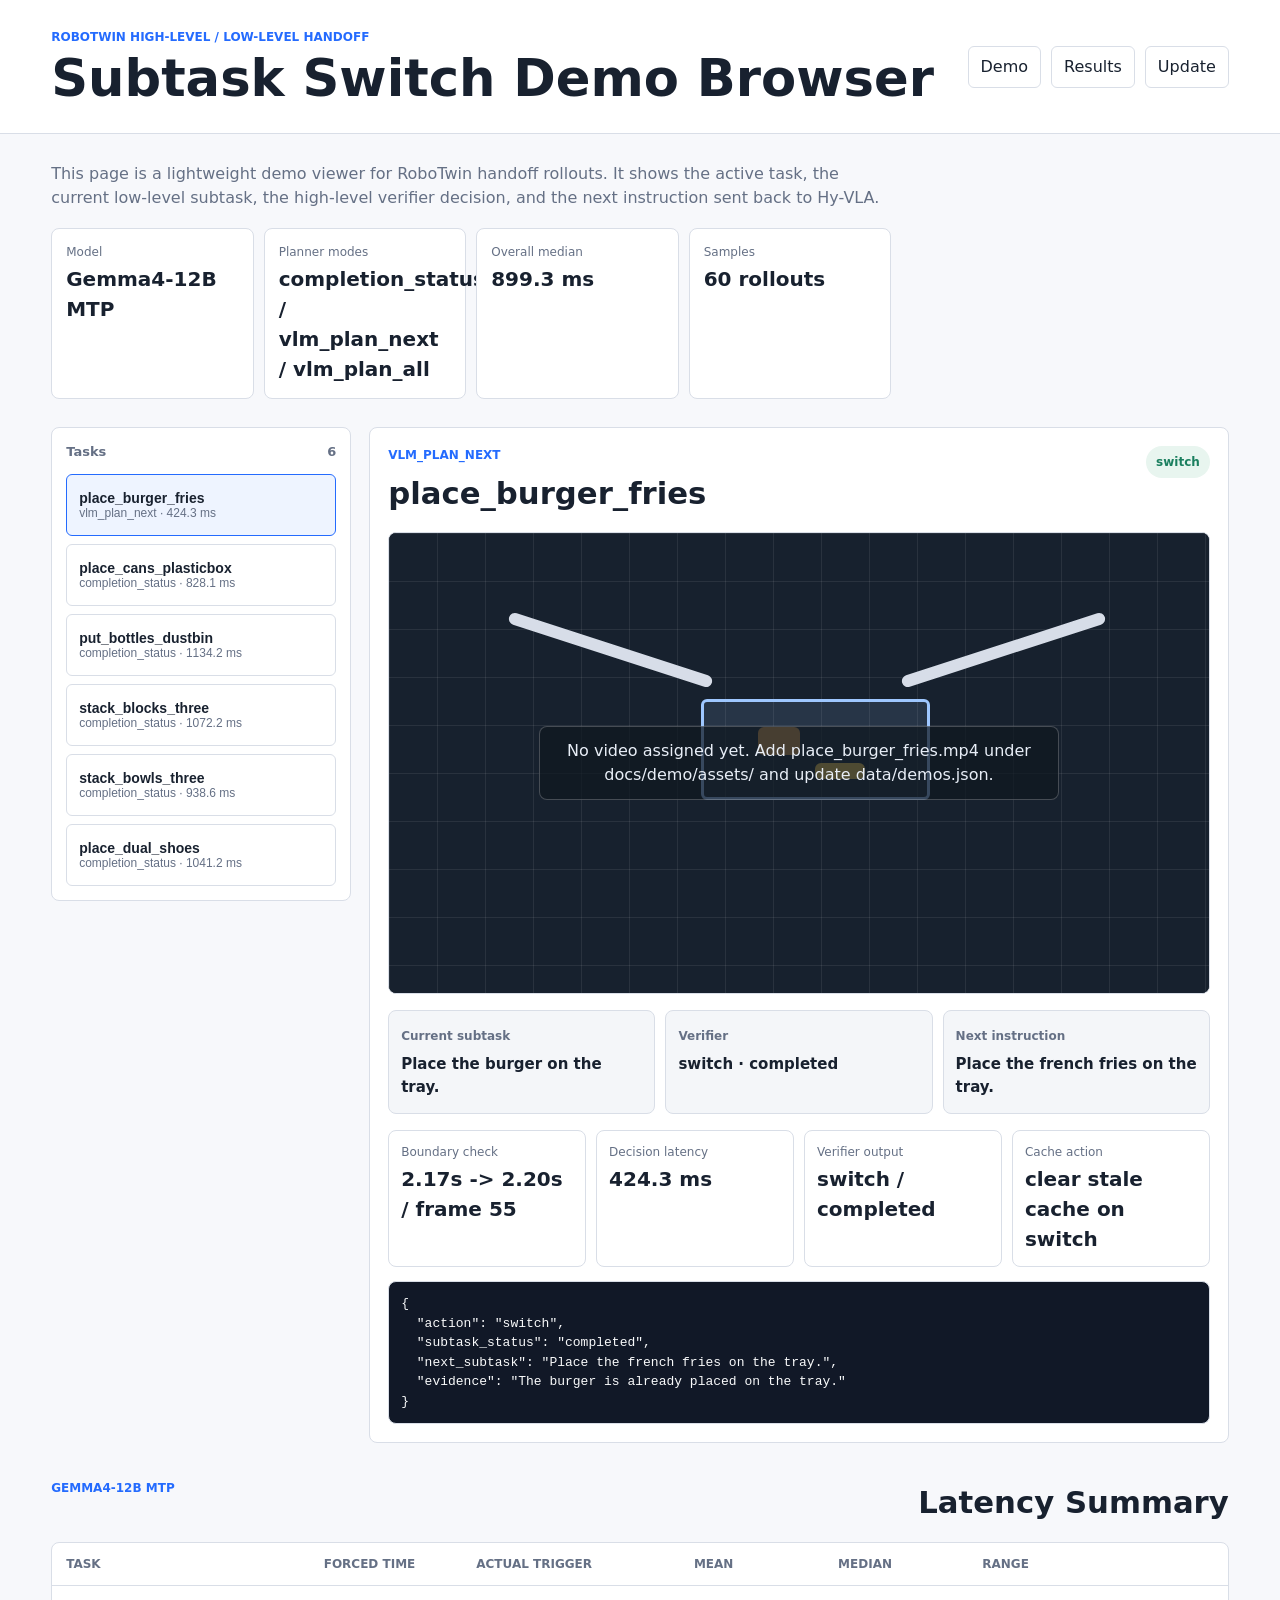
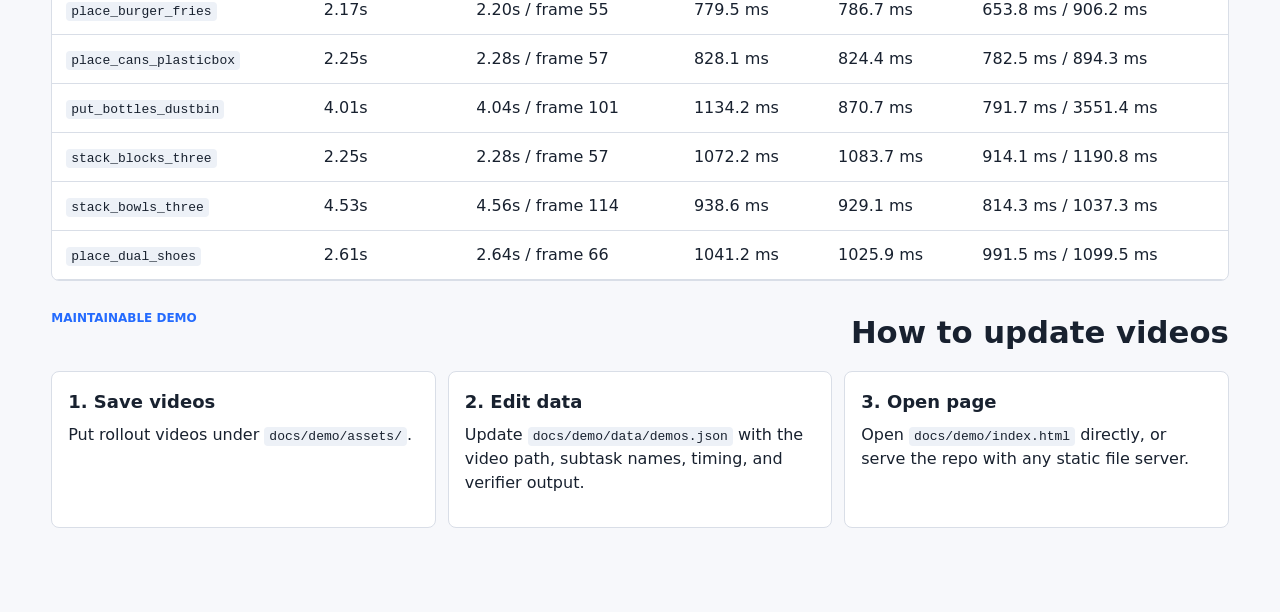
<file: docs/demo/index.html>
<!doctype html>
<html lang="en">
  <head>
    <meta charset="utf-8">
    <meta name="viewport" content="width=device-width, initial-scale=1">
    <title>RoboTwin High-Low Handoff Demo</title>
    <link rel="stylesheet" href="styles.css">
  </head>
  <body>
    <header class="topbar">
      <div>
        <p class="eyebrow">RoboTwin high-level / low-level handoff</p>
        <h1>Subtask Switch Demo Browser</h1>
      </div>
      <nav class="navlinks" aria-label="Page sections">
        <a href="#demo">Demo</a>
        <a href="#results">Results</a>
        <a href="#how-to-update">Update</a>
      </nav>
    </header>

    <main>
      <section class="intro">
        <div class="intro-copy">
          <p>
            This page is a lightweight demo viewer for RoboTwin handoff rollouts.
            It shows the active task, the current low-level subtask, the high-level
            verifier decision, and the next instruction sent back to Hy-VLA.
          </p>
          <div class="metric-row" id="summaryMetrics"></div>
        </div>
      </section>

      <section class="demo-shell" id="demo">
        <aside class="task-panel">
          <div class="panel-title">
            <span>Tasks</span>
            <span id="taskCount"></span>
          </div>
          <div class="task-list" id="taskList"></div>
        </aside>

        <section class="viewer" aria-live="polite">
          <div class="viewer-head">
            <div>
              <p class="eyebrow" id="activeMode">Planner</p>
              <h2 id="activeTitle">Loading demo</h2>
            </div>
            <div class="status-pill" id="activeStatus">ready</div>
          </div>

          <div class="video-frame">
            <video id="demoVideo" controls playsinline preload="metadata"></video>
            <div class="video-placeholder" id="videoPlaceholder">
              <div class="placeholder-visual">
                <div class="tray"></div>
                <div class="object object-a"></div>
                <div class="object object-b"></div>
                <div class="arm arm-left"></div>
                <div class="arm arm-right"></div>
              </div>
              <p id="placeholderText">Add a rollout video path in data/demos.json.</p>
            </div>
          </div>

          <div class="timeline" id="timeline"></div>

          <div class="detail-grid">
            <div class="detail-box">
              <span class="label">Boundary check</span>
              <strong id="boundaryText">-</strong>
            </div>
            <div class="detail-box">
              <span class="label">Decision latency</span>
              <strong id="latencyText">-</strong>
            </div>
            <div class="detail-box">
              <span class="label">Verifier output</span>
              <strong id="verifierText">-</strong>
            </div>
            <div class="detail-box">
              <span class="label">Cache action</span>
              <strong id="cacheText">-</strong>
            </div>
          </div>

          <pre class="json-box" id="jsonBox"></pre>
        </section>
      </section>

      <section class="results" id="results">
        <div class="section-head">
          <p class="eyebrow">Gemma4-12B MTP</p>
          <h2>Latency Summary</h2>
        </div>
        <div class="table-wrap">
          <table>
            <thead>
              <tr>
                <th>Task</th>
                <th>Forced time</th>
                <th>Actual trigger</th>
                <th>Mean</th>
                <th>Median</th>
                <th>Range</th>
              </tr>
            </thead>
            <tbody id="resultRows"></tbody>
          </table>
        </div>
      </section>

      <section class="update" id="how-to-update">
        <div class="section-head">
          <p class="eyebrow">Maintainable demo</p>
          <h2>How to update videos</h2>
        </div>
        <div class="update-grid">
          <div>
            <h3>1. Save videos</h3>
            <p>Put rollout videos under <code>docs/demo/assets/</code>.</p>
          </div>
          <div>
            <h3>2. Edit data</h3>
            <p>Update <code>docs/demo/data/demos.json</code> with the video path, subtask names, timing, and verifier output.</p>
          </div>
          <div>
            <h3>3. Open page</h3>
            <p>Open <code>docs/demo/index.html</code> directly, or serve the repo with any static file server.</p>
          </div>
        </div>
      </section>
    </main>

    <script src="data/demos.js"></script>
    <script src="app.js"></script>
  </body>
</html>
</file>
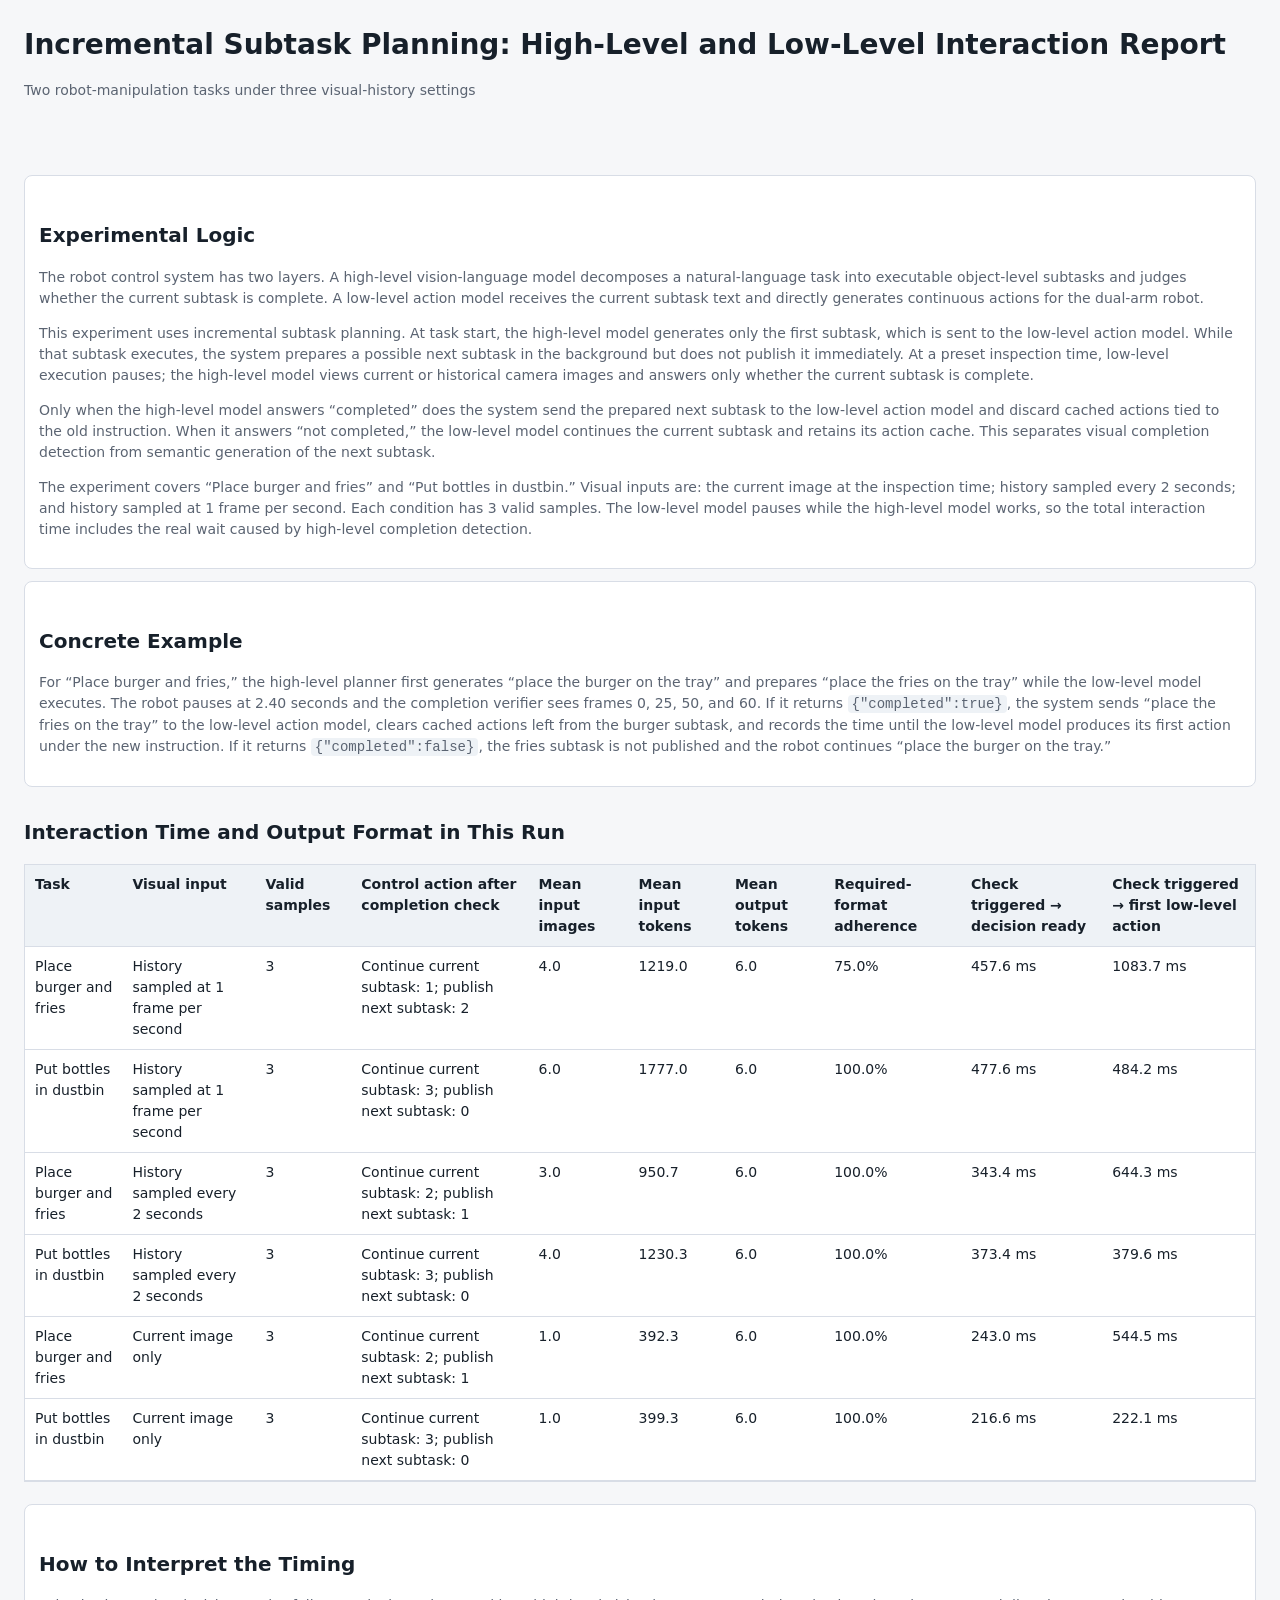
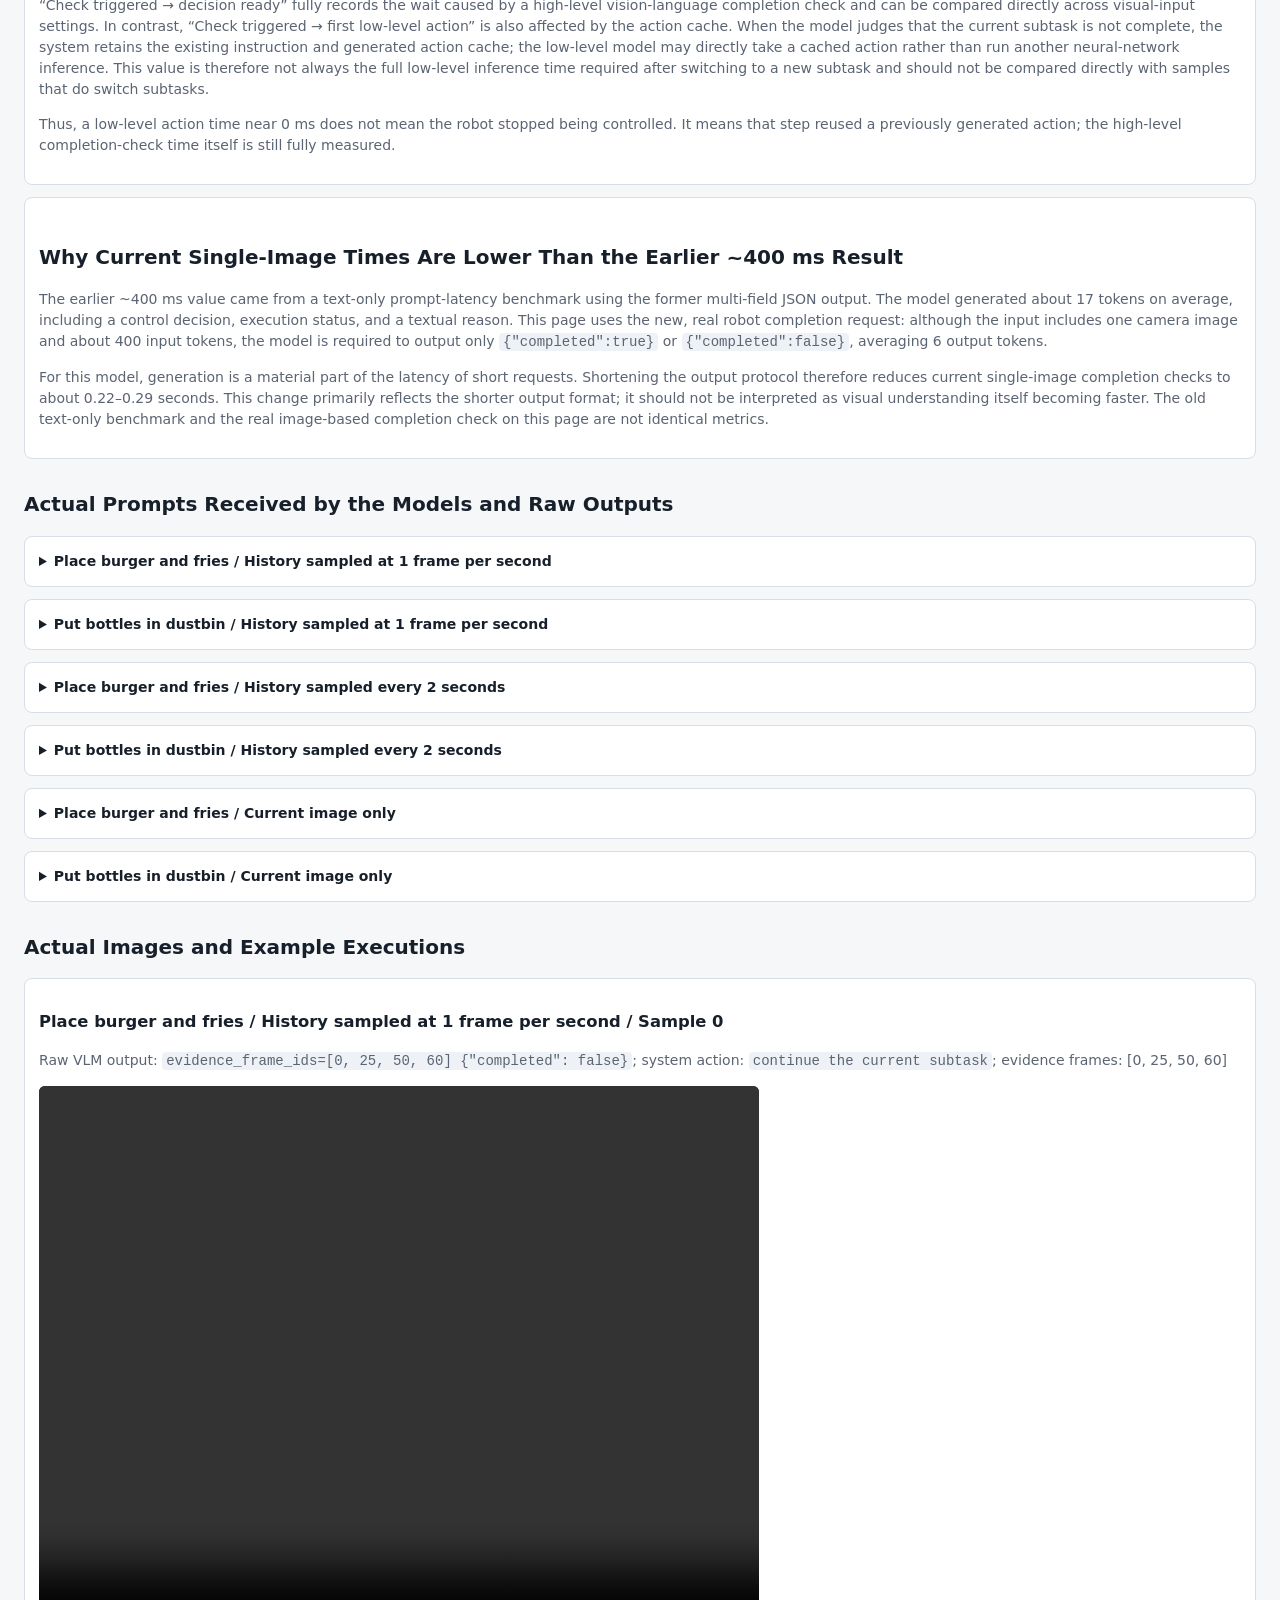
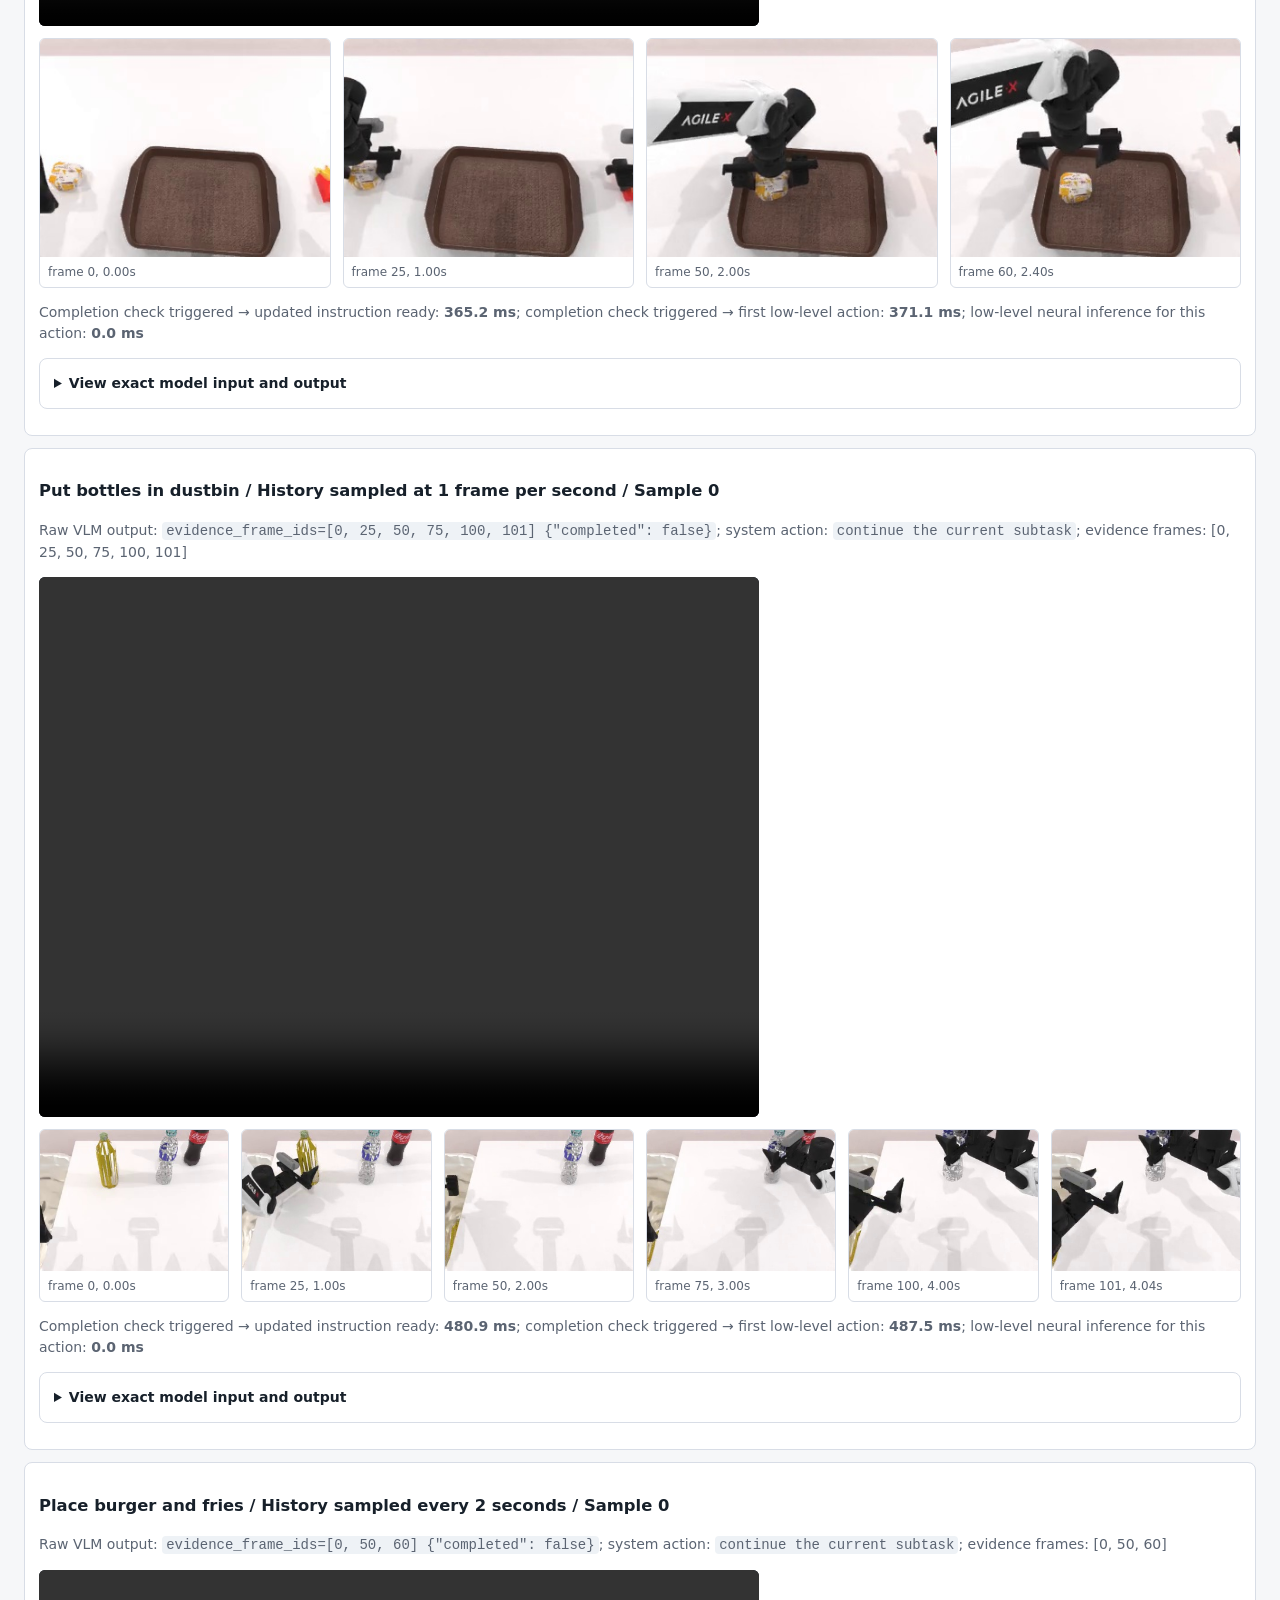
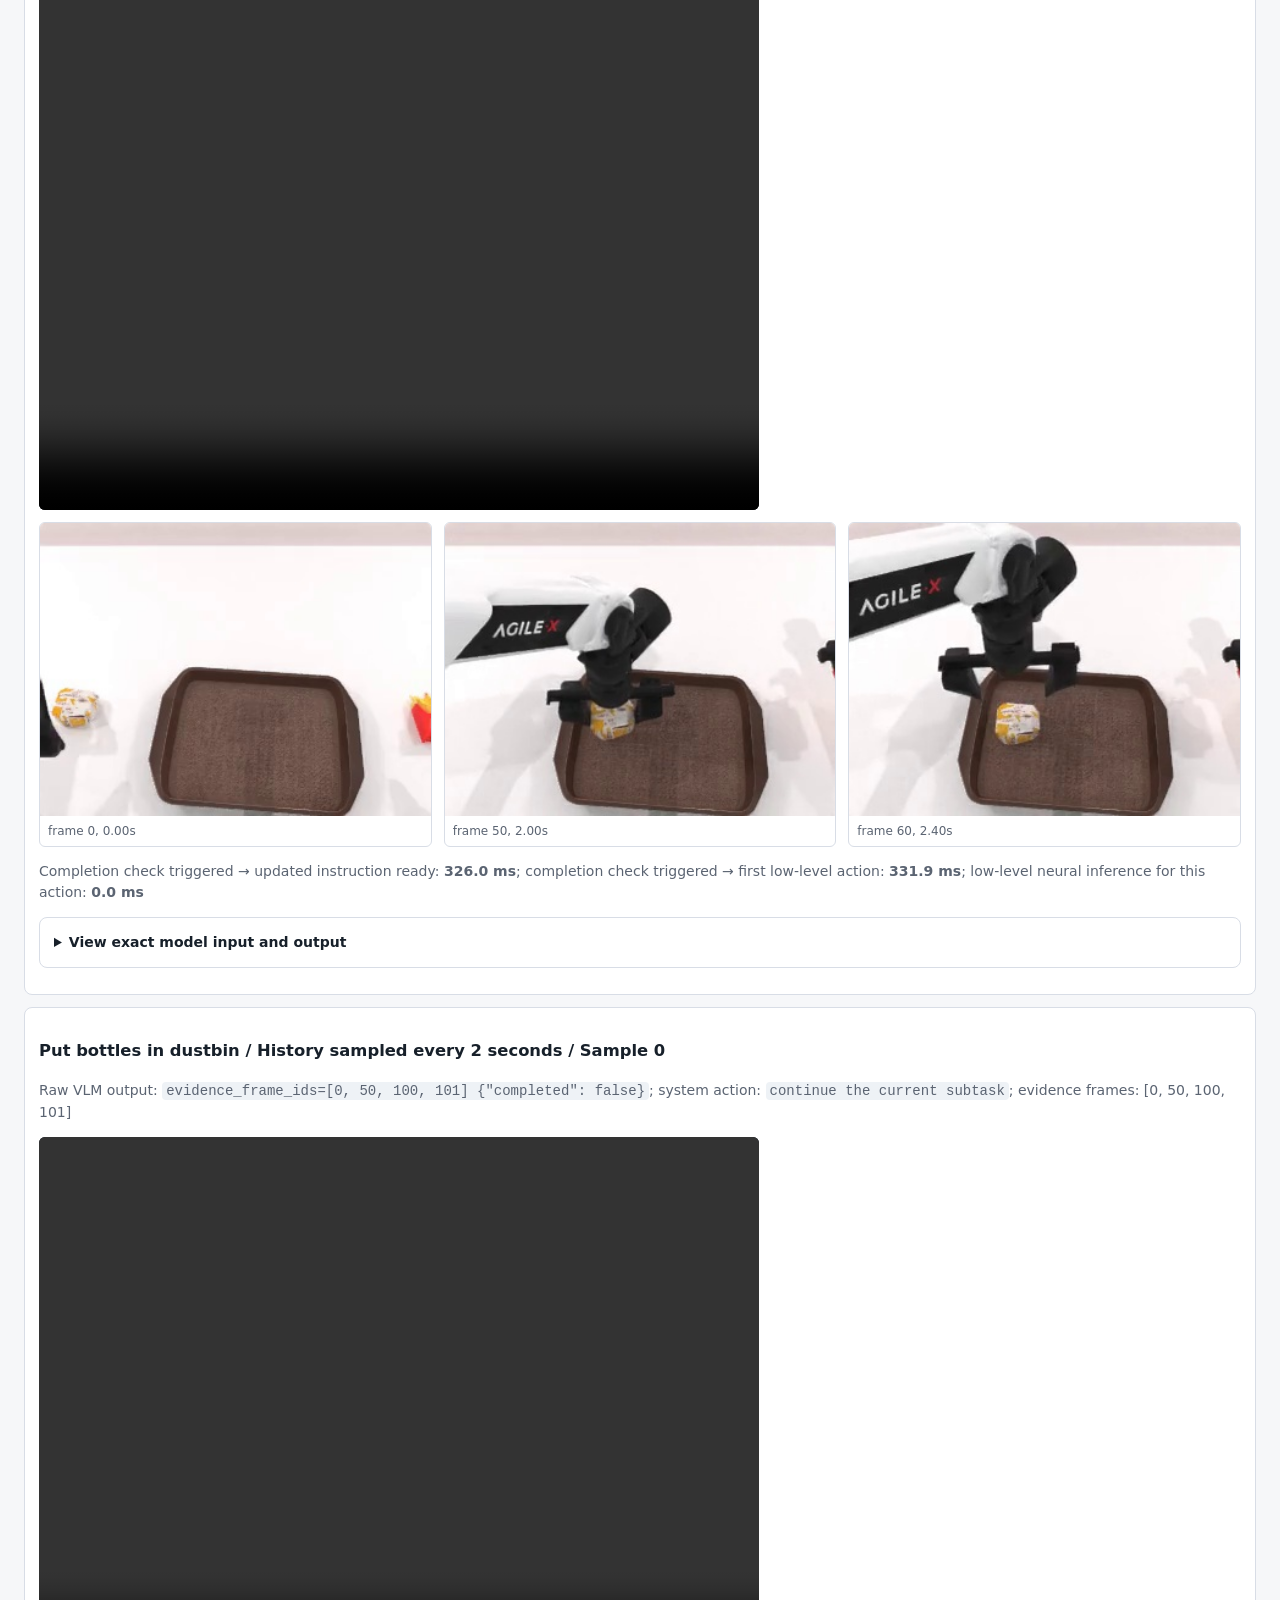
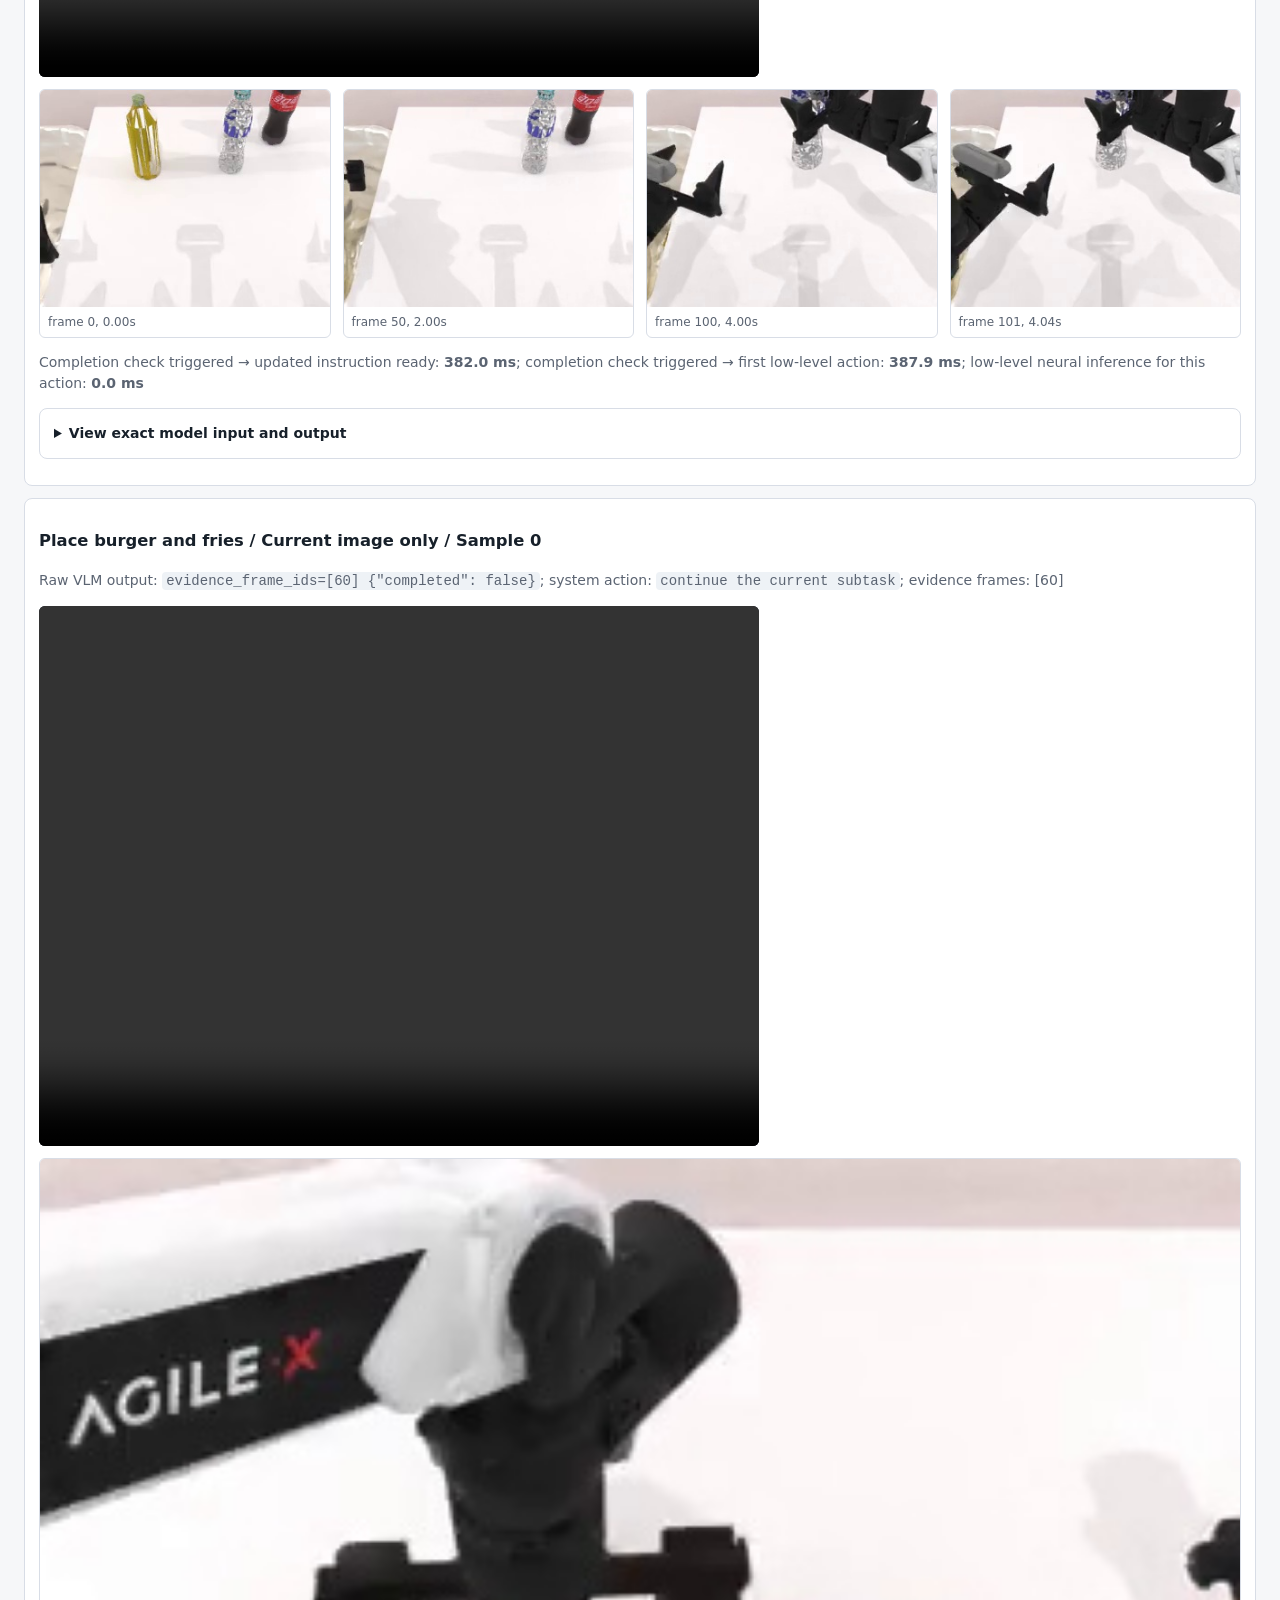
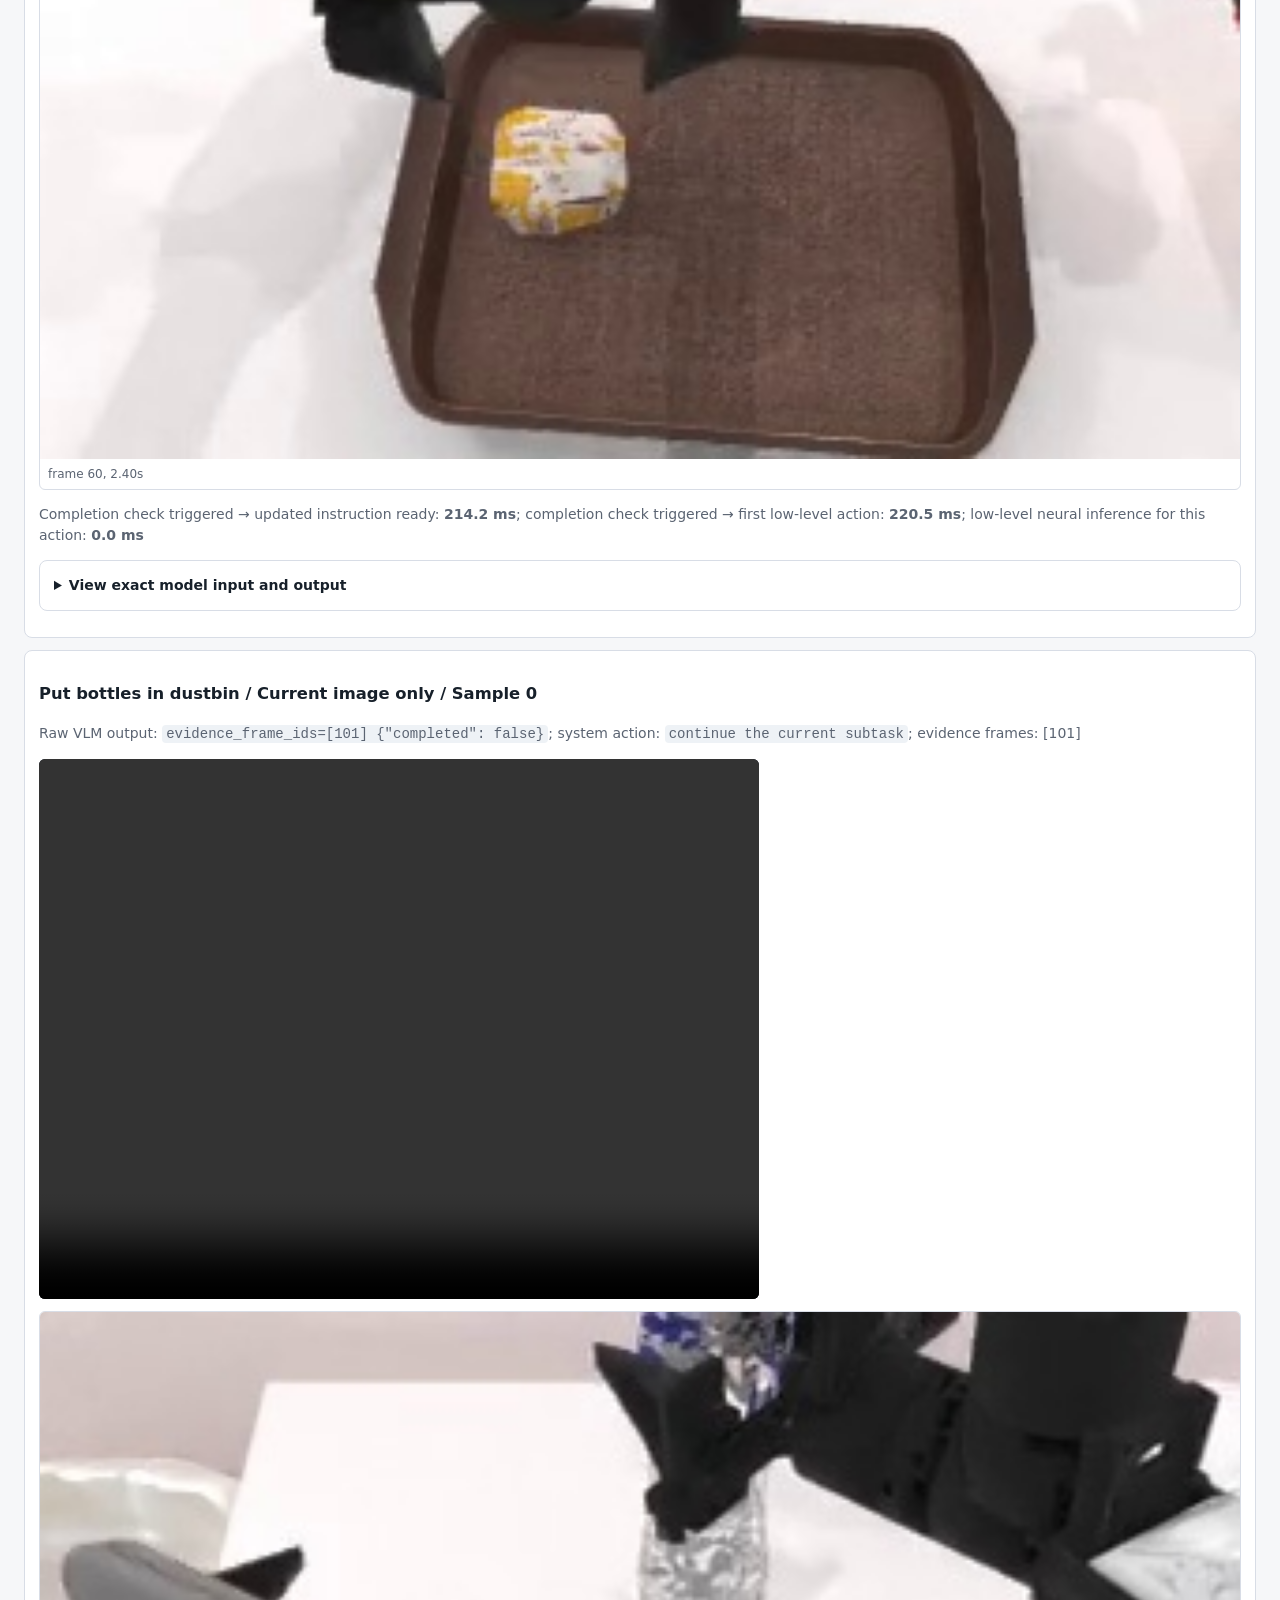
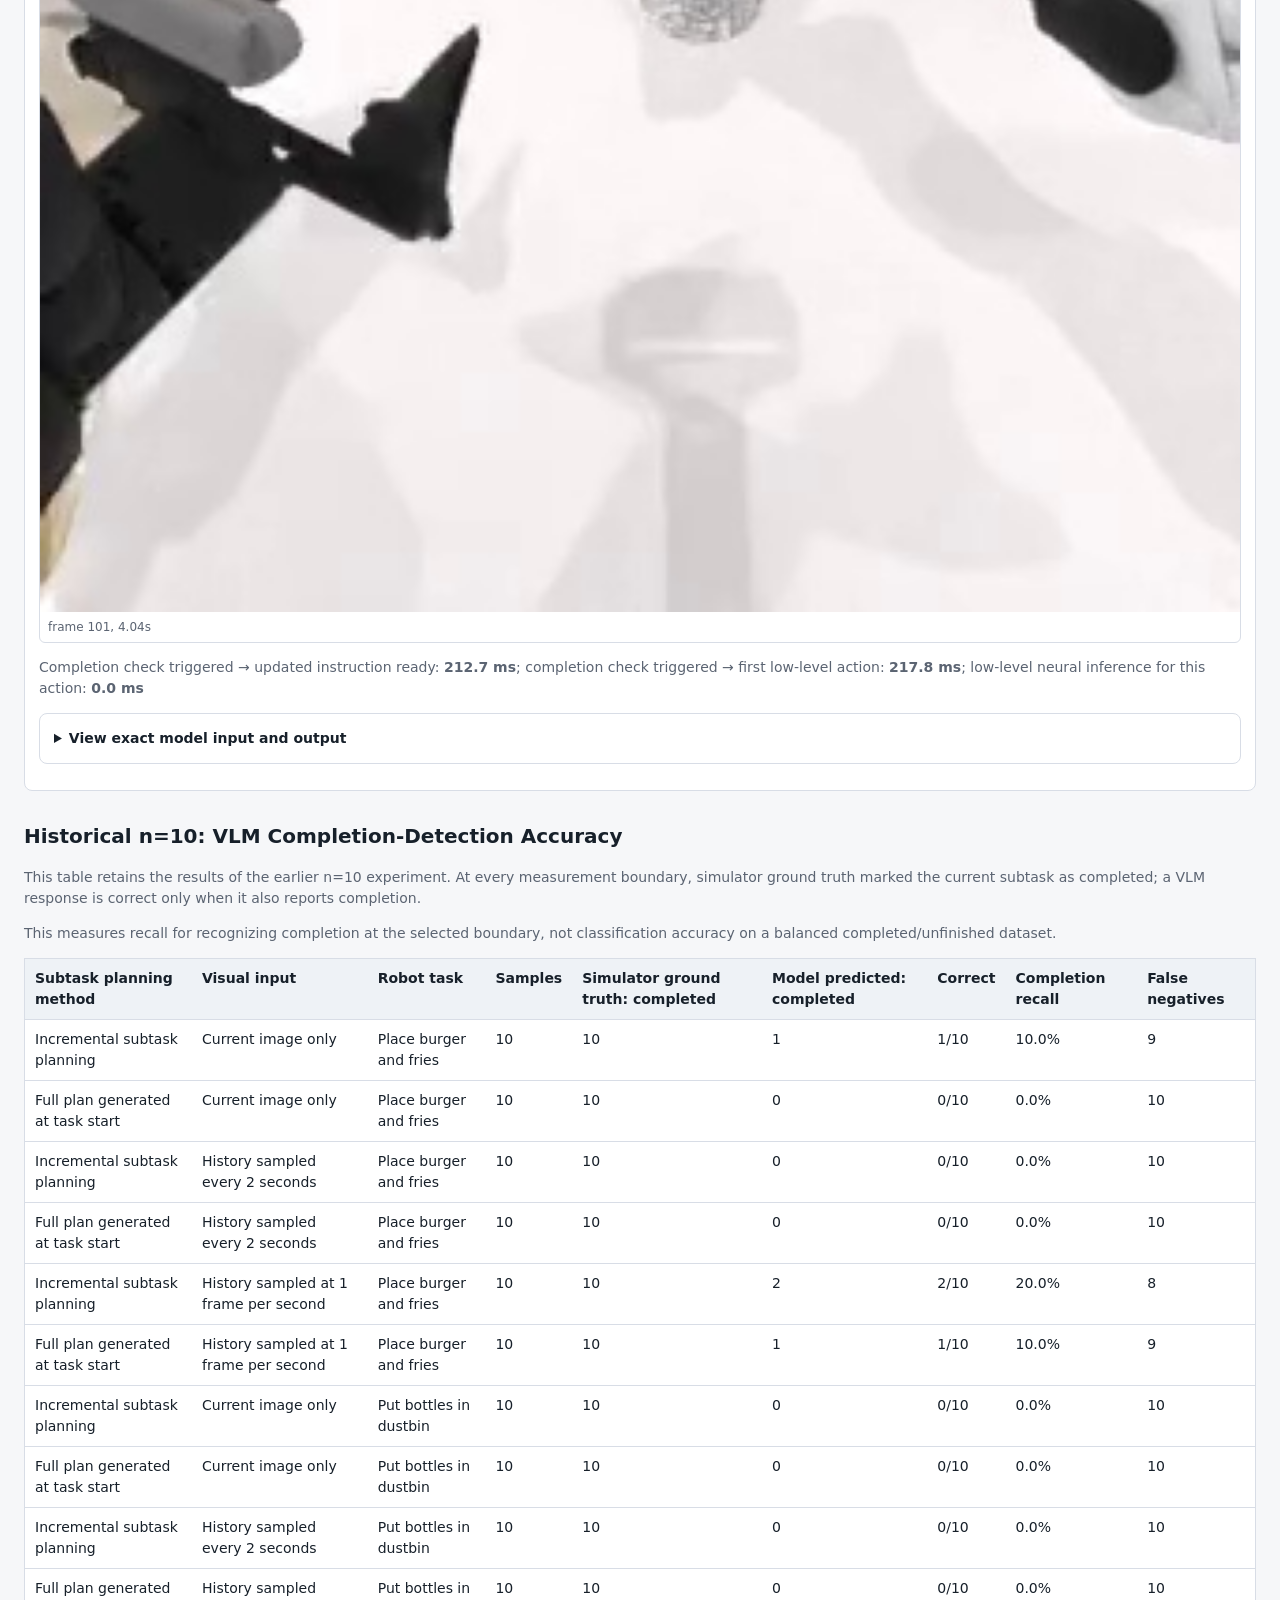
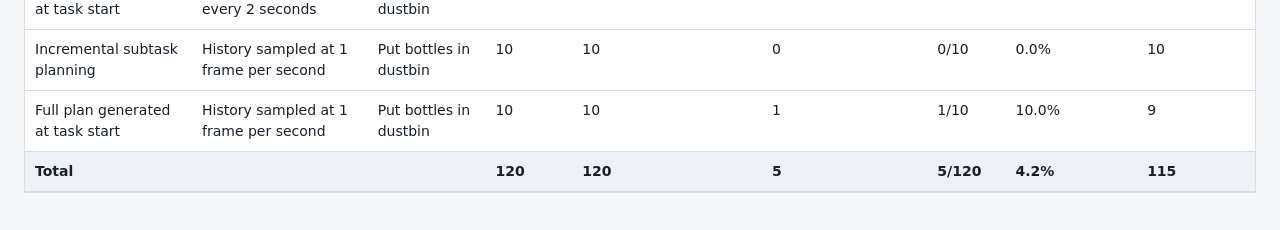
<file: docs/high-level-visual-memory-report/index.html>
<!doctype html>
<html lang='en'><head><meta charset='utf-8'><meta name='viewport' content='width=device-width, initial-scale=1'>
<title>Incremental Subtask Planning: High-Level and Low-Level Interaction Report</title>
<style>
:root{--text:#17202a;--muted:#5b6472;--line:#d8dde6;--bg:#f6f7f9;--panel:#fff;--accent:#0f766e}
body{margin:0;background:var(--bg);color:var(--text);font:14px/1.5 system-ui,-apple-system,"Segoe UI",sans-serif}
header,main{max-width:1400px;margin:auto;padding:24px} h1{margin:0 0 8px;font-size:28px} h2{margin-top:30px;font-size:20px}
p{color:var(--muted)} table{display:block;width:100%;overflow-x:auto;border-collapse:collapse;background:var(--panel);border:1px solid var(--line);margin:12px 0 22px}
th,td{padding:9px 10px;border-bottom:1px solid var(--line);text-align:left;vertical-align:top} th{background:#eef2f6}
.note,.example,details{background:var(--panel);border:1px solid var(--line);border-radius:8px;padding:14px;margin:12px 0} summary{cursor:pointer;font-weight:650}
pre{white-space:pre-wrap;overflow-wrap:anywhere;background:#101828;color:#f2f4f7;border-radius:6px;padding:12px;font-size:12px}
.example video{display:block;width:min(100%,720px);aspect-ratio:4/3;background:#101828;margin:12px 0;border-radius:6px}
.frames{display:grid;grid-template-columns:repeat(auto-fit,minmax(190px,1fr));gap:12px} figure{margin:0;border:1px solid var(--line);border-radius:6px;overflow:hidden} img{display:block;width:100%} figcaption{padding:6px 8px;color:var(--muted);font-size:12px}
code{background:#eef2f6;padding:1px 4px;border-radius:4px}
@media (max-width:640px){header,main{padding:16px}h1{font-size:24px}th,td{padding:8px;font-size:12px}}
</style></head><body><header><h1>Incremental Subtask Planning: High-Level and Low-Level Interaction Report</h1><p>Two robot-manipulation tasks under three visual-history settings</p></header><main>
<section class='note'><h2>Experimental Logic</h2>
<p>The robot control system has two layers. A high-level vision-language model decomposes a natural-language task into executable object-level subtasks and judges whether the current subtask is complete. A low-level action model receives the current subtask text and directly generates continuous actions for the dual-arm robot.</p>
<p>This experiment uses incremental subtask planning. At task start, the high-level model generates only the first subtask, which is sent to the low-level action model. While that subtask executes, the system prepares a possible next subtask in the background but does not publish it immediately. At a preset inspection time, low-level execution pauses; the high-level model views current or historical camera images and answers only whether the current subtask is complete.</p>
<p>Only when the high-level model answers “completed” does the system send the prepared next subtask to the low-level action model and discard cached actions tied to the old instruction. When it answers “not completed,” the low-level model continues the current subtask and retains its action cache. This separates visual completion detection from semantic generation of the next subtask.</p>
<p>The experiment covers “Place burger and fries” and “Put bottles in dustbin.” Visual inputs are: the current image at the inspection time; history sampled every 2 seconds; and history sampled at 1 frame per second. Each condition has 3 valid samples. The low-level model pauses while the high-level model works, so the total interaction time includes the real wait caused by high-level completion detection.</p>
</section>
<section class='note'><h2>Concrete Example</h2>
<p>For “Place burger and fries,” the high-level planner first generates “place the burger on the tray” and prepares “place the fries on the tray” while the low-level model executes. The robot pauses at 2.40 seconds and the completion verifier sees frames 0, 25, 50, and 60. If it returns <code>{"completed":true}</code>, the system sends “place the fries on the tray” to the low-level action model, clears cached actions left from the burger subtask, and records the time until the low-level model produces its first action under the new instruction. If it returns <code>{"completed":false}</code>, the fries subtask is not published and the robot continues “place the burger on the tray.”</p></section>
<h2>Interaction Time and Output Format in This Run</h2><table><thead><tr><th>Task</th><th>Visual input</th><th>Valid samples</th><th>Control action after completion check</th><th>Mean input images</th><th>Mean input tokens</th><th>Mean output tokens</th><th>Required-format adherence</th><th>Check triggered → decision ready</th><th>Check triggered → first low-level action</th></tr></thead><tbody><tr><td>Place burger and fries</td><td>History sampled at 1 frame per second</td><td>3</td><td>Continue current subtask: 1; publish next subtask: 2</td><td>4.0</td><td>1219.0</td><td>6.0</td><td>75.0%</td><td>457.6 ms</td><td>1083.7 ms</td></tr><tr><td>Put bottles in dustbin</td><td>History sampled at 1 frame per second</td><td>3</td><td>Continue current subtask: 3; publish next subtask: 0</td><td>6.0</td><td>1777.0</td><td>6.0</td><td>100.0%</td><td>477.6 ms</td><td>484.2 ms</td></tr><tr><td>Place burger and fries</td><td>History sampled every 2 seconds</td><td>3</td><td>Continue current subtask: 2; publish next subtask: 1</td><td>3.0</td><td>950.7</td><td>6.0</td><td>100.0%</td><td>343.4 ms</td><td>644.3 ms</td></tr><tr><td>Put bottles in dustbin</td><td>History sampled every 2 seconds</td><td>3</td><td>Continue current subtask: 3; publish next subtask: 0</td><td>4.0</td><td>1230.3</td><td>6.0</td><td>100.0%</td><td>373.4 ms</td><td>379.6 ms</td></tr><tr><td>Place burger and fries</td><td>Current image only</td><td>3</td><td>Continue current subtask: 2; publish next subtask: 1</td><td>1.0</td><td>392.3</td><td>6.0</td><td>100.0%</td><td>243.0 ms</td><td>544.5 ms</td></tr><tr><td>Put bottles in dustbin</td><td>Current image only</td><td>3</td><td>Continue current subtask: 3; publish next subtask: 0</td><td>1.0</td><td>399.3</td><td>6.0</td><td>100.0%</td><td>216.6 ms</td><td>222.1 ms</td></tr></tbody></table>
<section class='note'><h2>How to Interpret the Timing</h2><p>“Check triggered → decision ready” fully records the wait caused by a high-level vision-language completion check and can be compared directly across visual-input settings. In contrast, “Check triggered → first low-level action” is also affected by the action cache. When the model judges that the current subtask is not complete, the system retains the existing instruction and generated action cache; the low-level model may directly take a cached action rather than run another neural-network inference. This value is therefore not always the full low-level inference time required after switching to a new subtask and should not be compared directly with samples that do switch subtasks.</p><p>Thus, a low-level action time near 0 ms does not mean the robot stopped being controlled. It means that step reused a previously generated action; the high-level completion-check time itself is still fully measured.</p></section>
<section class='note'><h2>Why Current Single-Image Times Are Lower Than the Earlier ~400 ms Result</h2><p>The earlier ~400 ms value came from a text-only prompt-latency benchmark using the former multi-field JSON output. The model generated about 17 tokens on average, including a control decision, execution status, and a textual reason. This page uses the new, real robot completion request: although the input includes one camera image and about 400 input tokens, the model is required to output only <code>{"completed":true}</code> or <code>{"completed":false}</code>, averaging 6 output tokens.</p><p>For this model, generation is a material part of the latency of short requests. Shortening the output protocol therefore reduces current single-image completion checks to about 0.22–0.29 seconds. This change primarily reflects the shorter output format; it should not be interpreted as visual understanding itself becoming faster. The old text-only benchmark and the real image-based completion check on this page are not identical metrics.</p></section>
<h2>Actual Prompts Received by the Models and Raw Outputs</h2><details><summary>Place burger and fries / History sampled at 1 frame per second</summary><p>The following is the exact English input sent to the models and their raw output, retained for reproducibility.</p><h4>Completion verifier: full input</h4><pre>Verify whether the current robot subtask is completed.
Task: Pick up the rounded rectangular hamburg wrap and the Golden fries in red carton box together, then drop on the medium flat tray
Current subtask: Pick up the rounded rectangular hamburg wrap and the Golden fries in red carton box and place them on the medium flat tray
Images: 4 accumulated head-camera frames not previously sent to high-level: [0, 25, 50, 60]
Use completed=true only when the subtask&#x27;s final goal state is clearly visible. Otherwise use completed=false.
Return exactly one JSON object and no Markdown:
{&quot;completed&quot;: true | false}</pre><h4>Completion verifier: raw output</h4><pre>evidence_frame_ids=[0, 25, 50, 60]
{&quot;completed&quot;: false}</pre><h4>Next-subtask planner: full input</h4><pre>Generate the next object-level robot subtask.
Task: Pick up the rounded rectangular hamburg wrap and the Golden fries in red carton box together, then drop on the medium flat tray
Current subtask: Pick up the rounded rectangular hamburg wrap and the Golden fries in red carton box and place them on the medium flat tray
Next subtask index: 2
The new subtask must name the object and its final target.
Do not repeat the current subtask. Do not verify completion.
Do not output a grasp-only, lift-only, move-only, or release-only step.
Return exactly one JSON object and no Markdown:
{&quot;next_subtask&quot;: string}</pre><h4>Next-subtask planner: raw output</h4><pre>evidence_frame_ids=[]; text_only=true
{&quot;next_subtask&quot;: &quot;Pick up the rounded rectangular hamburg wrap and place it on the medium flat tray&quot;}</pre></details><details><summary>Put bottles in dustbin / History sampled at 1 frame per second</summary><p>The following is the exact English input sent to the models and their raw output, retained for reproducibility.</p><h4>Completion verifier: full input</h4><pre>Verify whether the current robot subtask is completed.
Task: Move the plastic bottle with two distinct parts, the bottle with blue highlights, and the plastic bottle with ridges near bottom into the curved rectangular trash can on the left of the table.
Current subtask: Move the plastic bottle with two distinct parts into the curved rectangular trash can on the left of the table.
Images: 6 accumulated head-camera frames not previously sent to high-level: [0, 25, 50, 75, 100, 101]
Use completed=true only when the subtask&#x27;s final goal state is clearly visible. Otherwise use completed=false.
Return exactly one JSON object and no Markdown:
{&quot;completed&quot;: true | false}</pre><h4>Completion verifier: raw output</h4><pre>evidence_frame_ids=[0, 25, 50, 75, 100, 101]
{&quot;completed&quot;: false}</pre><h4>Next-subtask planner: full input</h4><pre>Generate the next object-level robot subtask.
Task: Move the plastic bottle with two distinct parts, the bottle with blue highlights, and the plastic bottle with ridges near bottom into the curved rectangular trash can on the left of the table.
Current subtask: Move the plastic bottle with two distinct parts into the curved rectangular trash can on the left of the table.
Next subtask index: 2
The new subtask must name the object and its final target.
Do not repeat the current subtask. Do not verify completion.
Do not output a grasp-only, lift-only, move-only, or release-only step.
Return exactly one JSON object and no Markdown:
{&quot;next_subtask&quot;: string}</pre><h4>Next-subtask planner: raw output</h4><pre>evidence_frame_ids=[]; text_only=true
{&quot;next_subtask&quot;: &quot;Move the bottle with blue highlights into the curved rectangular trash can on the left of the table.&quot;}</pre></details><details><summary>Place burger and fries / History sampled every 2 seconds</summary><p>The following is the exact English input sent to the models and their raw output, retained for reproducibility.</p><h4>Completion verifier: full input</h4><pre>Verify whether the current robot subtask is completed.
Task: Pick up the rounded rectangular hamburg wrap and the Crispy potato fries with red box and place them on the flat brown serving tray.
Current subtask: Pick up the rounded rectangular hamburg wrap and place it on the flat brown serving tray
Images: 3 accumulated head-camera frames not previously sent to high-level: [0, 50, 60]
Use completed=true only when the subtask&#x27;s final goal state is clearly visible. Otherwise use completed=false.
Return exactly one JSON object and no Markdown:
{&quot;completed&quot;: true | false}</pre><h4>Completion verifier: raw output</h4><pre>evidence_frame_ids=[0, 50, 60]
{&quot;completed&quot;: false}</pre><h4>Next-subtask planner: full input</h4><pre>Generate the next object-level robot subtask.
Task: Pick up the rounded rectangular hamburg wrap and the Crispy potato fries with red box and place them on the flat brown serving tray.
Current subtask: Pick up the rounded rectangular hamburg wrap and place it on the flat brown serving tray
Next subtask index: 2
The new subtask must name the object and its final target.
Do not repeat the current subtask. Do not verify completion.
Do not output a grasp-only, lift-only, move-only, or release-only step.
Return exactly one JSON object and no Markdown:
{&quot;next_subtask&quot;: string}</pre><h4>Next-subtask planner: raw output</h4><pre>evidence_frame_ids=[]; text_only=true
{&quot;next_subtask&quot;: &quot;Pick up the Crispy potato fries with red box and place them on the flat brown serving tray&quot;}</pre></details><details><summary>Put bottles in dustbin / History sampled every 2 seconds</summary><p>The following is the exact English input sent to the models and their raw output, retained for reproducibility.</p><h4>Completion verifier: full input</h4><pre>Verify whether the current robot subtask is completed.
Task: Pick up the plastic bottle with two distinct parts and drop it into the simple black garbage bin, do the same for the bottle with blue highlights and the bottle with red screw cap.
Current subtask: Pick up the plastic bottle with two distinct parts and drop it into the simple black garbage bin
Images: 4 accumulated head-camera frames not previously sent to high-level: [0, 50, 100, 101]
Use completed=true only when the subtask&#x27;s final goal state is clearly visible. Otherwise use completed=false.
Return exactly one JSON object and no Markdown:
{&quot;completed&quot;: true | false}</pre><h4>Completion verifier: raw output</h4><pre>evidence_frame_ids=[0, 50, 100, 101]
{&quot;completed&quot;: false}</pre><h4>Next-subtask planner: full input</h4><pre>Generate the next object-level robot subtask.
Task: Pick up the plastic bottle with two distinct parts and drop it into the simple black garbage bin, do the same for the bottle with blue highlights and the bottle with red screw cap.
Current subtask: Pick up the plastic bottle with two distinct parts and drop it into the simple black garbage bin
Next subtask index: 2
The new subtask must name the object and its final target.
Do not repeat the current subtask. Do not verify completion.
Do not output a grasp-only, lift-only, move-only, or release-only step.
Return exactly one JSON object and no Markdown:
{&quot;next_subtask&quot;: string}</pre><h4>Next-subtask planner: raw output</h4><pre>evidence_frame_ids=[]; text_only=true
{&quot;next_subtask&quot;: &quot;Pick up the bottle with blue highlights and drop it into the simple black garbage bin&quot;}</pre></details><details><summary>Place burger and fries / Current image only</summary><p>The following is the exact English input sent to the models and their raw output, retained for reproducibility.</p><h4>Completion verifier: full input</h4><pre>Verify whether the current robot subtask is completed.
Task: Pick up the hamburg with uneven white surface and the Crispy potato fries with red box and place them on the flat brown serving tray.
Current subtask: Pick up the hamburg with uneven white surface and place it on the flat brown serving tray
Images: one current head-camera frame
Use completed=true only when the subtask&#x27;s final goal state is clearly visible. Otherwise use completed=false.
Return exactly one JSON object and no Markdown:
{&quot;completed&quot;: true | false}</pre><h4>Completion verifier: raw output</h4><pre>evidence_frame_ids=[60]
{&quot;completed&quot;: false}</pre><h4>Next-subtask planner: full input</h4><pre>Generate the next object-level robot subtask.
Task: Pick up the hamburg with uneven white surface and the Crispy potato fries with red box and place them on the flat brown serving tray.
Current subtask: Pick up the hamburg with uneven white surface and place it on the flat brown serving tray
Next subtask index: 2
The new subtask must name the object and its final target.
Do not repeat the current subtask. Do not verify completion.
Do not output a grasp-only, lift-only, move-only, or release-only step.
Return exactly one JSON object and no Markdown:
{&quot;next_subtask&quot;: string}</pre><h4>Next-subtask planner: raw output</h4><pre>evidence_frame_ids=[]; text_only=true
{&quot;next_subtask&quot;: &quot;Pick up the Crispy potato fries with red box and place them on the flat brown serving tray&quot;}</pre></details><details><summary>Put bottles in dustbin / Current image only</summary><p>The following is the exact English input sent to the models and their raw output, retained for reproducibility.</p><h4>Completion verifier: full input</h4><pre>Verify whether the current robot subtask is completed.
Task: Pick up the yellow plastic bottle, drop it into the simple black garbage bin, then repeat for the bottle with blue highlights and the medium black bottle.
Current subtask: Pick up the yellow plastic bottle and drop it into the simple black garbage bin
Images: one current head-camera frame
Use completed=true only when the subtask&#x27;s final goal state is clearly visible. Otherwise use completed=false.
Return exactly one JSON object and no Markdown:
{&quot;completed&quot;: true | false}</pre><h4>Completion verifier: raw output</h4><pre>evidence_frame_ids=[101]
{&quot;completed&quot;: false}</pre><h4>Next-subtask planner: full input</h4><pre>Generate the next object-level robot subtask.
Task: Pick up the yellow plastic bottle, drop it into the simple black garbage bin, then repeat for the bottle with blue highlights and the medium black bottle.
Current subtask: Pick up the yellow plastic bottle and drop it into the simple black garbage bin
Next subtask index: 2
The new subtask must name the object and its final target.
Do not repeat the current subtask. Do not verify completion.
Do not output a grasp-only, lift-only, move-only, or release-only step.
Return exactly one JSON object and no Markdown:
{&quot;next_subtask&quot;: string}</pre><h4>Next-subtask planner: raw output</h4><pre>evidence_frame_ids=[]; text_only=true
{&quot;next_subtask&quot;: &quot;Pick up the bottle with blue highlights and drop it into the simple black garbage bin&quot;}</pre></details>
<h2>Actual Images and Example Executions</h2><article class='example'><h3>Place burger and fries / History sampled at 1 frame per second / Sample 0</h3><p>Raw VLM output: <code>evidence_frame_ids=[0, 25, 50, 60]
{&quot;completed&quot;: false}</code>; system action: <code>continue the current subtask</code>; evidence frames: [0, 25, 50, 60]</p><video controls playsinline preload='metadata'><source src='assets/rollouts/1hz_next_place_burger_fries_ep0.mp4' type='video/mp4'>Your browser does not support MP4 video playback.</video><div class='frames'><figure><img src='frames/minimal_next/1hz_next_place_burger_fries_ep0_f0.jpg' alt='Place burger and fries / History sampled at 1 frame per second frame 0'><figcaption>frame 0, 0.00s</figcaption></figure><figure><img src='frames/minimal_next/1hz_next_place_burger_fries_ep0_f25.jpg' alt='Place burger and fries / History sampled at 1 frame per second frame 25'><figcaption>frame 25, 1.00s</figcaption></figure><figure><img src='frames/minimal_next/1hz_next_place_burger_fries_ep0_f50.jpg' alt='Place burger and fries / History sampled at 1 frame per second frame 50'><figcaption>frame 50, 2.00s</figcaption></figure><figure><img src='frames/minimal_next/1hz_next_place_burger_fries_ep0_f60.jpg' alt='Place burger and fries / History sampled at 1 frame per second frame 60'><figcaption>frame 60, 2.40s</figcaption></figure></div><p>Completion check triggered → updated instruction ready: <b>365.2 ms</b>; completion check triggered → first low-level action: <b>371.1 ms</b>; low-level neural inference for this action: <b>0.0 ms</b></p><details><summary>View exact model input and output</summary><p>The following is the exact English input sent to the models and their raw output, retained for reproducibility.</p><h4>Completion verifier: full input</h4><pre>Verify whether the current robot subtask is completed.
Task: Pick up the rounded rectangular hamburg wrap and the Golden fries in red carton box together, then drop on the medium flat tray
Current subtask: Pick up the rounded rectangular hamburg wrap and the Golden fries in red carton box and place them on the medium flat tray
Images: 4 accumulated head-camera frames not previously sent to high-level: [0, 25, 50, 60]
Use completed=true only when the subtask&#x27;s final goal state is clearly visible. Otherwise use completed=false.
Return exactly one JSON object and no Markdown:
{&quot;completed&quot;: true | false}</pre><h4>Completion verifier: raw output</h4><pre>evidence_frame_ids=[0, 25, 50, 60]
{&quot;completed&quot;: false}</pre><h4>Next-subtask planner: full input</h4><pre>Generate the next object-level robot subtask.
Task: Pick up the rounded rectangular hamburg wrap and the Golden fries in red carton box together, then drop on the medium flat tray
Current subtask: Pick up the rounded rectangular hamburg wrap and the Golden fries in red carton box and place them on the medium flat tray
Next subtask index: 2
The new subtask must name the object and its final target.
Do not repeat the current subtask. Do not verify completion.
Do not output a grasp-only, lift-only, move-only, or release-only step.
Return exactly one JSON object and no Markdown:
{&quot;next_subtask&quot;: string}</pre><h4>Next-subtask planner: raw output</h4><pre>evidence_frame_ids=[]; text_only=true
{&quot;next_subtask&quot;: &quot;Pick up the rounded rectangular hamburg wrap and place it on the medium flat tray&quot;}</pre></details></article><article class='example'><h3>Put bottles in dustbin / History sampled at 1 frame per second / Sample 0</h3><p>Raw VLM output: <code>evidence_frame_ids=[0, 25, 50, 75, 100, 101]
{&quot;completed&quot;: false}</code>; system action: <code>continue the current subtask</code>; evidence frames: [0, 25, 50, 75, 100, 101]</p><video controls playsinline preload='metadata'><source src='assets/rollouts/1hz_next_put_bottles_dustbin_ep0.mp4' type='video/mp4'>Your browser does not support MP4 video playback.</video><div class='frames'><figure><img src='frames/minimal_next/1hz_next_put_bottles_dustbin_ep0_f0.jpg' alt='Put bottles in dustbin / History sampled at 1 frame per second frame 0'><figcaption>frame 0, 0.00s</figcaption></figure><figure><img src='frames/minimal_next/1hz_next_put_bottles_dustbin_ep0_f25.jpg' alt='Put bottles in dustbin / History sampled at 1 frame per second frame 25'><figcaption>frame 25, 1.00s</figcaption></figure><figure><img src='frames/minimal_next/1hz_next_put_bottles_dustbin_ep0_f50.jpg' alt='Put bottles in dustbin / History sampled at 1 frame per second frame 50'><figcaption>frame 50, 2.00s</figcaption></figure><figure><img src='frames/minimal_next/1hz_next_put_bottles_dustbin_ep0_f75.jpg' alt='Put bottles in dustbin / History sampled at 1 frame per second frame 75'><figcaption>frame 75, 3.00s</figcaption></figure><figure><img src='frames/minimal_next/1hz_next_put_bottles_dustbin_ep0_f100.jpg' alt='Put bottles in dustbin / History sampled at 1 frame per second frame 100'><figcaption>frame 100, 4.00s</figcaption></figure><figure><img src='frames/minimal_next/1hz_next_put_bottles_dustbin_ep0_f101.jpg' alt='Put bottles in dustbin / History sampled at 1 frame per second frame 101'><figcaption>frame 101, 4.04s</figcaption></figure></div><p>Completion check triggered → updated instruction ready: <b>480.9 ms</b>; completion check triggered → first low-level action: <b>487.5 ms</b>; low-level neural inference for this action: <b>0.0 ms</b></p><details><summary>View exact model input and output</summary><p>The following is the exact English input sent to the models and their raw output, retained for reproducibility.</p><h4>Completion verifier: full input</h4><pre>Verify whether the current robot subtask is completed.
Task: Move the plastic bottle with two distinct parts, the bottle with blue highlights, and the plastic bottle with ridges near bottom into the curved rectangular trash can on the left of the table.
Current subtask: Move the plastic bottle with two distinct parts into the curved rectangular trash can on the left of the table.
Images: 6 accumulated head-camera frames not previously sent to high-level: [0, 25, 50, 75, 100, 101]
Use completed=true only when the subtask&#x27;s final goal state is clearly visible. Otherwise use completed=false.
Return exactly one JSON object and no Markdown:
{&quot;completed&quot;: true | false}</pre><h4>Completion verifier: raw output</h4><pre>evidence_frame_ids=[0, 25, 50, 75, 100, 101]
{&quot;completed&quot;: false}</pre><h4>Next-subtask planner: full input</h4><pre>Generate the next object-level robot subtask.
Task: Move the plastic bottle with two distinct parts, the bottle with blue highlights, and the plastic bottle with ridges near bottom into the curved rectangular trash can on the left of the table.
Current subtask: Move the plastic bottle with two distinct parts into the curved rectangular trash can on the left of the table.
Next subtask index: 2
The new subtask must name the object and its final target.
Do not repeat the current subtask. Do not verify completion.
Do not output a grasp-only, lift-only, move-only, or release-only step.
Return exactly one JSON object and no Markdown:
{&quot;next_subtask&quot;: string}</pre><h4>Next-subtask planner: raw output</h4><pre>evidence_frame_ids=[]; text_only=true
{&quot;next_subtask&quot;: &quot;Move the bottle with blue highlights into the curved rectangular trash can on the left of the table.&quot;}</pre></details></article><article class='example'><h3>Place burger and fries / History sampled every 2 seconds / Sample 0</h3><p>Raw VLM output: <code>evidence_frame_ids=[0, 50, 60]
{&quot;completed&quot;: false}</code>; system action: <code>continue the current subtask</code>; evidence frames: [0, 50, 60]</p><video controls playsinline preload='metadata'><source src='assets/rollouts/2s_next_place_burger_fries_ep0.mp4' type='video/mp4'>Your browser does not support MP4 video playback.</video><div class='frames'><figure><img src='frames/minimal_next/2s_next_place_burger_fries_ep0_f0.jpg' alt='Place burger and fries / History sampled every 2 seconds frame 0'><figcaption>frame 0, 0.00s</figcaption></figure><figure><img src='frames/minimal_next/2s_next_place_burger_fries_ep0_f50.jpg' alt='Place burger and fries / History sampled every 2 seconds frame 50'><figcaption>frame 50, 2.00s</figcaption></figure><figure><img src='frames/minimal_next/2s_next_place_burger_fries_ep0_f60.jpg' alt='Place burger and fries / History sampled every 2 seconds frame 60'><figcaption>frame 60, 2.40s</figcaption></figure></div><p>Completion check triggered → updated instruction ready: <b>326.0 ms</b>; completion check triggered → first low-level action: <b>331.9 ms</b>; low-level neural inference for this action: <b>0.0 ms</b></p><details><summary>View exact model input and output</summary><p>The following is the exact English input sent to the models and their raw output, retained for reproducibility.</p><h4>Completion verifier: full input</h4><pre>Verify whether the current robot subtask is completed.
Task: Pick up the rounded rectangular hamburg wrap and the Crispy potato fries with red box and place them on the flat brown serving tray.
Current subtask: Pick up the rounded rectangular hamburg wrap and place it on the flat brown serving tray
Images: 3 accumulated head-camera frames not previously sent to high-level: [0, 50, 60]
Use completed=true only when the subtask&#x27;s final goal state is clearly visible. Otherwise use completed=false.
Return exactly one JSON object and no Markdown:
{&quot;completed&quot;: true | false}</pre><h4>Completion verifier: raw output</h4><pre>evidence_frame_ids=[0, 50, 60]
{&quot;completed&quot;: false}</pre><h4>Next-subtask planner: full input</h4><pre>Generate the next object-level robot subtask.
Task: Pick up the rounded rectangular hamburg wrap and the Crispy potato fries with red box and place them on the flat brown serving tray.
Current subtask: Pick up the rounded rectangular hamburg wrap and place it on the flat brown serving tray
Next subtask index: 2
The new subtask must name the object and its final target.
Do not repeat the current subtask. Do not verify completion.
Do not output a grasp-only, lift-only, move-only, or release-only step.
Return exactly one JSON object and no Markdown:
{&quot;next_subtask&quot;: string}</pre><h4>Next-subtask planner: raw output</h4><pre>evidence_frame_ids=[]; text_only=true
{&quot;next_subtask&quot;: &quot;Pick up the Crispy potato fries with red box and place them on the flat brown serving tray&quot;}</pre></details></article><article class='example'><h3>Put bottles in dustbin / History sampled every 2 seconds / Sample 0</h3><p>Raw VLM output: <code>evidence_frame_ids=[0, 50, 100, 101]
{&quot;completed&quot;: false}</code>; system action: <code>continue the current subtask</code>; evidence frames: [0, 50, 100, 101]</p><video controls playsinline preload='metadata'><source src='assets/rollouts/2s_next_put_bottles_dustbin_ep0.mp4' type='video/mp4'>Your browser does not support MP4 video playback.</video><div class='frames'><figure><img src='frames/minimal_next/2s_next_put_bottles_dustbin_ep0_f0.jpg' alt='Put bottles in dustbin / History sampled every 2 seconds frame 0'><figcaption>frame 0, 0.00s</figcaption></figure><figure><img src='frames/minimal_next/2s_next_put_bottles_dustbin_ep0_f50.jpg' alt='Put bottles in dustbin / History sampled every 2 seconds frame 50'><figcaption>frame 50, 2.00s</figcaption></figure><figure><img src='frames/minimal_next/2s_next_put_bottles_dustbin_ep0_f100.jpg' alt='Put bottles in dustbin / History sampled every 2 seconds frame 100'><figcaption>frame 100, 4.00s</figcaption></figure><figure><img src='frames/minimal_next/2s_next_put_bottles_dustbin_ep0_f101.jpg' alt='Put bottles in dustbin / History sampled every 2 seconds frame 101'><figcaption>frame 101, 4.04s</figcaption></figure></div><p>Completion check triggered → updated instruction ready: <b>382.0 ms</b>; completion check triggered → first low-level action: <b>387.9 ms</b>; low-level neural inference for this action: <b>0.0 ms</b></p><details><summary>View exact model input and output</summary><p>The following is the exact English input sent to the models and their raw output, retained for reproducibility.</p><h4>Completion verifier: full input</h4><pre>Verify whether the current robot subtask is completed.
Task: Pick up the plastic bottle with two distinct parts and drop it into the simple black garbage bin, do the same for the bottle with blue highlights and the bottle with red screw cap.
Current subtask: Pick up the plastic bottle with two distinct parts and drop it into the simple black garbage bin
Images: 4 accumulated head-camera frames not previously sent to high-level: [0, 50, 100, 101]
Use completed=true only when the subtask&#x27;s final goal state is clearly visible. Otherwise use completed=false.
Return exactly one JSON object and no Markdown:
{&quot;completed&quot;: true | false}</pre><h4>Completion verifier: raw output</h4><pre>evidence_frame_ids=[0, 50, 100, 101]
{&quot;completed&quot;: false}</pre><h4>Next-subtask planner: full input</h4><pre>Generate the next object-level robot subtask.
Task: Pick up the plastic bottle with two distinct parts and drop it into the simple black garbage bin, do the same for the bottle with blue highlights and the bottle with red screw cap.
Current subtask: Pick up the plastic bottle with two distinct parts and drop it into the simple black garbage bin
Next subtask index: 2
The new subtask must name the object and its final target.
Do not repeat the current subtask. Do not verify completion.
Do not output a grasp-only, lift-only, move-only, or release-only step.
Return exactly one JSON object and no Markdown:
{&quot;next_subtask&quot;: string}</pre><h4>Next-subtask planner: raw output</h4><pre>evidence_frame_ids=[]; text_only=true
{&quot;next_subtask&quot;: &quot;Pick up the bottle with blue highlights and drop it into the simple black garbage bin&quot;}</pre></details></article><article class='example'><h3>Place burger and fries / Current image only / Sample 0</h3><p>Raw VLM output: <code>evidence_frame_ids=[60]
{&quot;completed&quot;: false}</code>; system action: <code>continue the current subtask</code>; evidence frames: [60]</p><video controls playsinline preload='metadata'><source src='assets/rollouts/single_next_place_burger_fries_ep0.mp4' type='video/mp4'>Your browser does not support MP4 video playback.</video><div class='frames'><figure><img src='frames/minimal_next/single_next_place_burger_fries_ep0_f60.jpg' alt='Place burger and fries / Current image only frame 60'><figcaption>frame 60, 2.40s</figcaption></figure></div><p>Completion check triggered → updated instruction ready: <b>214.2 ms</b>; completion check triggered → first low-level action: <b>220.5 ms</b>; low-level neural inference for this action: <b>0.0 ms</b></p><details><summary>View exact model input and output</summary><p>The following is the exact English input sent to the models and their raw output, retained for reproducibility.</p><h4>Completion verifier: full input</h4><pre>Verify whether the current robot subtask is completed.
Task: Pick up the hamburg with uneven white surface and the Crispy potato fries with red box and place them on the flat brown serving tray.
Current subtask: Pick up the hamburg with uneven white surface and place it on the flat brown serving tray
Images: one current head-camera frame
Use completed=true only when the subtask&#x27;s final goal state is clearly visible. Otherwise use completed=false.
Return exactly one JSON object and no Markdown:
{&quot;completed&quot;: true | false}</pre><h4>Completion verifier: raw output</h4><pre>evidence_frame_ids=[60]
{&quot;completed&quot;: false}</pre><h4>Next-subtask planner: full input</h4><pre>Generate the next object-level robot subtask.
Task: Pick up the hamburg with uneven white surface and the Crispy potato fries with red box and place them on the flat brown serving tray.
Current subtask: Pick up the hamburg with uneven white surface and place it on the flat brown serving tray
Next subtask index: 2
The new subtask must name the object and its final target.
Do not repeat the current subtask. Do not verify completion.
Do not output a grasp-only, lift-only, move-only, or release-only step.
Return exactly one JSON object and no Markdown:
{&quot;next_subtask&quot;: string}</pre><h4>Next-subtask planner: raw output</h4><pre>evidence_frame_ids=[]; text_only=true
{&quot;next_subtask&quot;: &quot;Pick up the Crispy potato fries with red box and place them on the flat brown serving tray&quot;}</pre></details></article><article class='example'><h3>Put bottles in dustbin / Current image only / Sample 0</h3><p>Raw VLM output: <code>evidence_frame_ids=[101]
{&quot;completed&quot;: false}</code>; system action: <code>continue the current subtask</code>; evidence frames: [101]</p><video controls playsinline preload='metadata'><source src='assets/rollouts/single_next_put_bottles_dustbin_ep0.mp4' type='video/mp4'>Your browser does not support MP4 video playback.</video><div class='frames'><figure><img src='frames/minimal_next/single_next_put_bottles_dustbin_ep0_f101.jpg' alt='Put bottles in dustbin / Current image only frame 101'><figcaption>frame 101, 4.04s</figcaption></figure></div><p>Completion check triggered → updated instruction ready: <b>212.7 ms</b>; completion check triggered → first low-level action: <b>217.8 ms</b>; low-level neural inference for this action: <b>0.0 ms</b></p><details><summary>View exact model input and output</summary><p>The following is the exact English input sent to the models and their raw output, retained for reproducibility.</p><h4>Completion verifier: full input</h4><pre>Verify whether the current robot subtask is completed.
Task: Pick up the yellow plastic bottle, drop it into the simple black garbage bin, then repeat for the bottle with blue highlights and the medium black bottle.
Current subtask: Pick up the yellow plastic bottle and drop it into the simple black garbage bin
Images: one current head-camera frame
Use completed=true only when the subtask&#x27;s final goal state is clearly visible. Otherwise use completed=false.
Return exactly one JSON object and no Markdown:
{&quot;completed&quot;: true | false}</pre><h4>Completion verifier: raw output</h4><pre>evidence_frame_ids=[101]
{&quot;completed&quot;: false}</pre><h4>Next-subtask planner: full input</h4><pre>Generate the next object-level robot subtask.
Task: Pick up the yellow plastic bottle, drop it into the simple black garbage bin, then repeat for the bottle with blue highlights and the medium black bottle.
Current subtask: Pick up the yellow plastic bottle and drop it into the simple black garbage bin
Next subtask index: 2
The new subtask must name the object and its final target.
Do not repeat the current subtask. Do not verify completion.
Do not output a grasp-only, lift-only, move-only, or release-only step.
Return exactly one JSON object and no Markdown:
{&quot;next_subtask&quot;: string}</pre><h4>Next-subtask planner: raw output</h4><pre>evidence_frame_ids=[]; text_only=true
{&quot;next_subtask&quot;: &quot;Pick up the bottle with blue highlights and drop it into the simple black garbage bin&quot;}</pre></details></article>
<section><h2>Historical n=10: VLM Completion-Detection Accuracy</h2><p>This table retains the results of the earlier n=10 experiment. At every measurement boundary, simulator ground truth marked the current subtask as completed; a VLM response is correct only when it also reports completion.</p><p>This measures recall for recognizing completion at the selected boundary, not classification accuracy on a balanced completed/unfinished dataset.</p><table><thead><tr><th>Subtask planning method</th><th>Visual input</th><th>Robot task</th><th>Samples</th><th>Simulator ground truth: completed</th><th>Model predicted: completed</th><th>Correct</th><th>Completion recall</th><th>False negatives</th></tr></thead><tbody><tr><td>Incremental subtask planning</td><td>Current image only</td><td>Place burger and fries</td><td>10</td><td>10</td><td>1</td><td>1/10</td><td>10.0%</td><td>9</td></tr><tr><td>Full plan generated at task start</td><td>Current image only</td><td>Place burger and fries</td><td>10</td><td>10</td><td>0</td><td>0/10</td><td>0.0%</td><td>10</td></tr><tr><td>Incremental subtask planning</td><td>History sampled every 2 seconds</td><td>Place burger and fries</td><td>10</td><td>10</td><td>0</td><td>0/10</td><td>0.0%</td><td>10</td></tr><tr><td>Full plan generated at task start</td><td>History sampled every 2 seconds</td><td>Place burger and fries</td><td>10</td><td>10</td><td>0</td><td>0/10</td><td>0.0%</td><td>10</td></tr><tr><td>Incremental subtask planning</td><td>History sampled at 1 frame per second</td><td>Place burger and fries</td><td>10</td><td>10</td><td>2</td><td>2/10</td><td>20.0%</td><td>8</td></tr><tr><td>Full plan generated at task start</td><td>History sampled at 1 frame per second</td><td>Place burger and fries</td><td>10</td><td>10</td><td>1</td><td>1/10</td><td>10.0%</td><td>9</td></tr><tr><td>Incremental subtask planning</td><td>Current image only</td><td>Put bottles in dustbin</td><td>10</td><td>10</td><td>0</td><td>0/10</td><td>0.0%</td><td>10</td></tr><tr><td>Full plan generated at task start</td><td>Current image only</td><td>Put bottles in dustbin</td><td>10</td><td>10</td><td>0</td><td>0/10</td><td>0.0%</td><td>10</td></tr><tr><td>Incremental subtask planning</td><td>History sampled every 2 seconds</td><td>Put bottles in dustbin</td><td>10</td><td>10</td><td>0</td><td>0/10</td><td>0.0%</td><td>10</td></tr><tr><td>Full plan generated at task start</td><td>History sampled every 2 seconds</td><td>Put bottles in dustbin</td><td>10</td><td>10</td><td>0</td><td>0/10</td><td>0.0%</td><td>10</td></tr><tr><td>Incremental subtask planning</td><td>History sampled at 1 frame per second</td><td>Put bottles in dustbin</td><td>10</td><td>10</td><td>0</td><td>0/10</td><td>0.0%</td><td>10</td></tr><tr><td>Full plan generated at task start</td><td>History sampled at 1 frame per second</td><td>Put bottles in dustbin</td><td>10</td><td>10</td><td>1</td><td>1/10</td><td>10.0%</td><td>9</td></tr><tr><th colspan='3'>Total</th><th>120</th><th>120</th><th>5</th><th>5/120</th><th>4.2%</th><th>115</th></tr></tbody></table></section>
</main></body></html>
</file>
<file: docs/demo/styles.css>
:root {
  color-scheme: light;
  --ink: #18212f;
  --muted: #657085;
  --line: #d9dee7;
  --soft: #f4f6f9;
  --panel: #ffffff;
  --green: #1b7f5f;
  --blue: #246bfe;
  --yellow: #b56b00;
  --red: #b42318;
}

* {
  box-sizing: border-box;
}

body {
  margin: 0;
  background: #f7f8fb;
  color: var(--ink);
  font-family: Inter, ui-sans-serif, system-ui, -apple-system, BlinkMacSystemFont, "Segoe UI", sans-serif;
  line-height: 1.5;
}

.topbar {
  display: flex;
  align-items: center;
  justify-content: space-between;
  gap: 24px;
  padding: 28px clamp(20px, 4vw, 56px);
  border-bottom: 1px solid var(--line);
  background: #ffffff;
}

.eyebrow {
  margin: 0 0 6px;
  color: var(--blue);
  font-size: 12px;
  font-weight: 700;
  letter-spacing: 0;
  text-transform: uppercase;
}

h1,
h2,
h3,
p {
  margin-top: 0;
}

h1 {
  margin-bottom: 0;
  font-size: clamp(30px, 4vw, 54px);
  line-height: 1.04;
}

h2 {
  margin-bottom: 0;
  font-size: clamp(22px, 2.4vw, 34px);
}

h3 {
  margin-bottom: 8px;
  font-size: 18px;
}

.navlinks {
  display: flex;
  gap: 10px;
  flex-wrap: wrap;
}

.navlinks a {
  color: var(--ink);
  text-decoration: none;
  border: 1px solid var(--line);
  border-radius: 6px;
  padding: 8px 12px;
  background: #fff;
}

main {
  padding: 28px clamp(20px, 4vw, 56px) 56px;
}

.intro,
.results,
.update {
  max-width: 1180px;
  margin: 0 auto 28px;
}

.intro-copy {
  max-width: 840px;
  color: var(--muted);
}

.metric-row {
  display: grid;
  grid-template-columns: repeat(4, minmax(0, 1fr));
  gap: 10px;
  margin-top: 18px;
}

.metric {
  border: 1px solid var(--line);
  background: var(--panel);
  border-radius: 8px;
  padding: 14px;
}

.metric span,
.label {
  display: block;
  color: var(--muted);
  font-size: 12px;
}

.metric strong,
.detail-box strong {
  display: block;
  margin-top: 3px;
  font-size: 20px;
  color: var(--ink);
}

.demo-shell {
  display: grid;
  grid-template-columns: minmax(220px, 300px) minmax(0, 1fr);
  gap: 18px;
  max-width: 1180px;
  margin: 0 auto 36px;
}

.task-panel,
.viewer,
.table-wrap,
.update-grid > div {
  border: 1px solid var(--line);
  border-radius: 8px;
  background: var(--panel);
}

.task-panel {
  padding: 14px;
  align-self: start;
}

.panel-title {
  display: flex;
  justify-content: space-between;
  gap: 12px;
  margin-bottom: 12px;
  color: var(--muted);
  font-size: 13px;
  font-weight: 700;
}

.task-list {
  display: grid;
  gap: 8px;
}

.task-button {
  width: 100%;
  min-height: 62px;
  padding: 10px 12px;
  border: 1px solid var(--line);
  border-radius: 6px;
  background: #fff;
  color: var(--ink);
  text-align: left;
  cursor: pointer;
}

.task-button:hover,
.task-button.active {
  border-color: var(--blue);
  background: #eef4ff;
}

.task-button strong {
  display: block;
  font-size: 14px;
}

.task-button span {
  display: block;
  color: var(--muted);
  font-size: 12px;
}

.viewer {
  padding: 18px;
}

.viewer-head,
.section-head {
  display: flex;
  justify-content: space-between;
  gap: 18px;
  margin-bottom: 16px;
}

.status-pill {
  align-self: start;
  border-radius: 999px;
  padding: 7px 10px;
  background: #e8f5ef;
  color: var(--green);
  font-size: 12px;
  font-weight: 700;
}

.video-frame {
  position: relative;
  overflow: hidden;
  border: 1px solid var(--line);
  border-radius: 8px;
  background: #101820;
  aspect-ratio: 16 / 9;
}

video,
.video-placeholder {
  width: 100%;
  height: 100%;
}

video {
  display: none;
  object-fit: contain;
  background: #101820;
}

.video-placeholder {
  position: absolute;
  inset: 0;
  display: grid;
  place-items: center;
  padding: 22px;
  color: #e8eef7;
}

.placeholder-visual {
  position: absolute;
  inset: 0;
  background:
    linear-gradient(90deg, rgba(255,255,255,0.08) 1px, transparent 1px),
    linear-gradient(rgba(255,255,255,0.08) 1px, transparent 1px),
    #17212e;
  background-size: 48px 48px;
}

.tray,
.object,
.arm {
  position: absolute;
  border-radius: 6px;
}

.tray {
  left: 38%;
  top: 36%;
  width: 28%;
  height: 22%;
  border: 3px solid #9ec7ff;
  background: rgba(158, 199, 255, 0.12);
}

.object-a {
  left: 45%;
  top: 42%;
  width: 42px;
  height: 28px;
  background: #d7a05f;
}

.object-b {
  left: 52%;
  top: 50%;
  width: 50px;
  height: 16px;
  background: #f0ce63;
}

.arm-left {
  left: 14%;
  top: 24%;
  width: 26%;
  height: 12px;
  background: #d7dde8;
  transform: rotate(18deg);
}

.arm-right {
  right: 12%;
  top: 24%;
  width: 26%;
  height: 12px;
  background: #d7dde8;
  transform: rotate(-18deg);
}

#placeholderText {
  position: relative;
  max-width: 520px;
  margin: 0;
  padding: 12px 14px;
  border: 1px solid rgba(255,255,255,0.22);
  border-radius: 8px;
  background: rgba(16,24,32,0.72);
  text-align: center;
}

.timeline {
  display: grid;
  grid-template-columns: repeat(3, minmax(0, 1fr));
  gap: 10px;
  margin: 16px 0;
}

.step {
  min-height: 104px;
  border: 1px solid var(--line);
  border-radius: 8px;
  padding: 12px;
  background: var(--soft);
}

.step span {
  display: inline-flex;
  margin-bottom: 8px;
  color: var(--muted);
  font-size: 12px;
  font-weight: 700;
}

.step strong {
  display: block;
  font-size: 15px;
}

.detail-grid {
  display: grid;
  grid-template-columns: repeat(4, minmax(0, 1fr));
  gap: 10px;
}

.detail-box {
  border: 1px solid var(--line);
  border-radius: 8px;
  padding: 12px;
}

.json-box {
  margin: 14px 0 0;
  overflow: auto;
  border: 1px solid var(--line);
  border-radius: 8px;
  padding: 12px;
  background: #111827;
  color: #f9fafb;
  font-size: 13px;
  white-space: pre-wrap;
}

.table-wrap {
  overflow-x: auto;
}

table {
  width: 100%;
  border-collapse: collapse;
}

th,
td {
  padding: 12px 14px;
  border-bottom: 1px solid var(--line);
  text-align: left;
  white-space: nowrap;
}

th {
  color: var(--muted);
  font-size: 12px;
  text-transform: uppercase;
}

.update-grid {
  display: grid;
  grid-template-columns: repeat(3, minmax(0, 1fr));
  gap: 12px;
}

.update-grid > div {
  padding: 16px;
}

code {
  border-radius: 4px;
  background: #edf1f7;
  padding: 2px 5px;
}

@media (max-width: 920px) {
  .topbar,
  .viewer-head,
  .section-head {
    align-items: flex-start;
    flex-direction: column;
  }

  .demo-shell,
  .metric-row,
  .timeline,
  .detail-grid,
  .update-grid {
    grid-template-columns: 1fr;
  }
}
</file>
